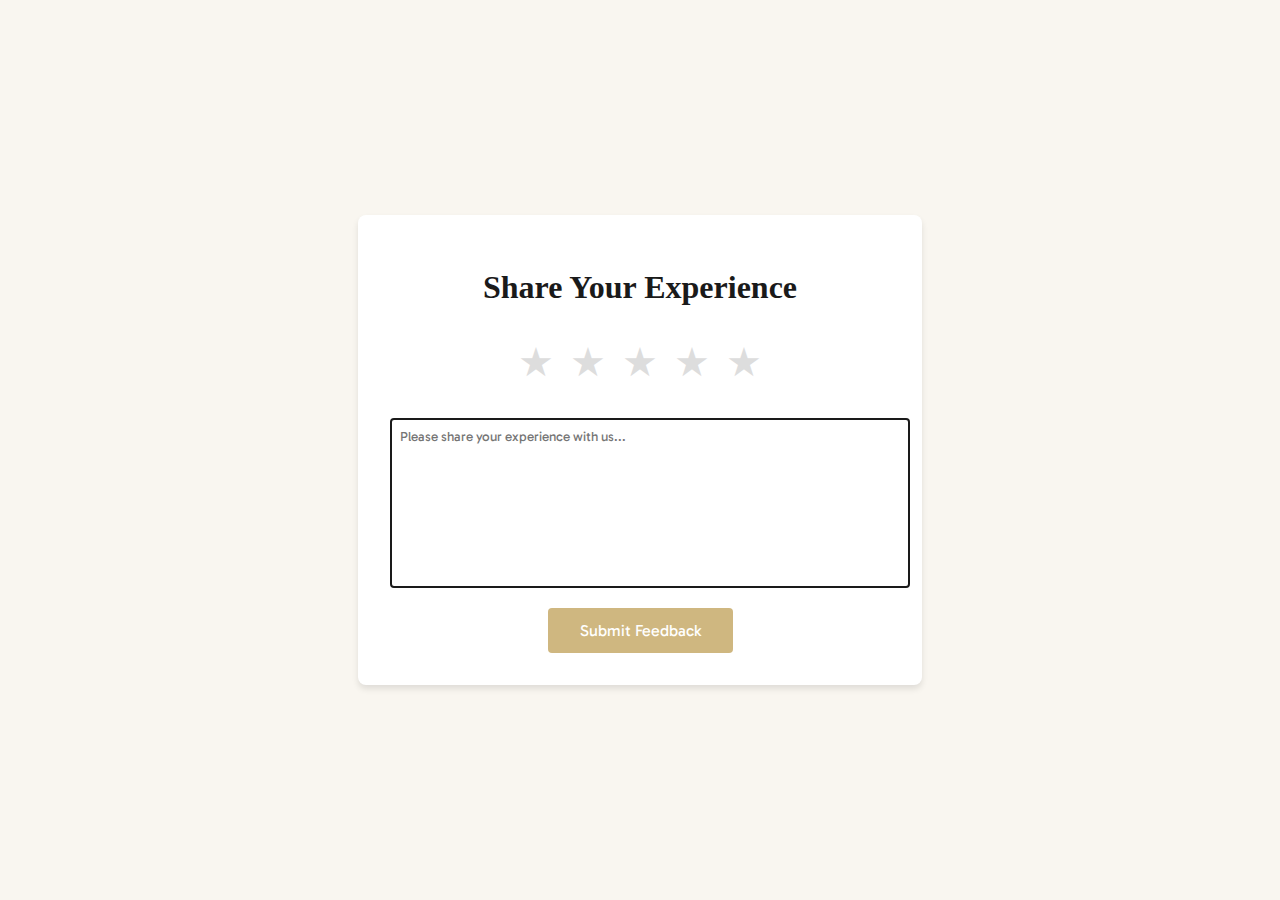
<file: feedback.html>
<!DOCTYPE html>
<html lang="en">
<head>
    <meta charset="UTF-8">
    <meta name="viewport" content="width=device-width, initial-scale=1.0">
    <title>Share Your Experience</title>
    <link href="https://fonts.googleapis.com/css2?family=Gabarito&display=swap" rel="stylesheet">
    <style>
        :root {
            --color-gold: #C4A661;
            --color-dark: #1A1A1A;
            --color-cream: #F9F6F0;
            --color-gray: #4A4A4A;
            --font-primary: 'Gabarito', serif;
            --font-secondary: 'Garamond', serif;
        }
        body {
            font-family: var(--font-primary);
            background-color: var(--color-cream);
            margin: 0;
            min-height: 100vh;
            display: flex;
            flex-direction: column;
            align-items: center;
            justify-content: center;
        }

        .container {
            background-color: white;
            padding: 2rem;
            border-radius: 8px;
            box-shadow: 0 4px 6px rgba(0, 0, 0, 0.1);
            max-width: 500px;
            width: 90%;
            text-align: center;
        }

        h1 {
            color: var(--color-dark);
            margin-bottom: 2rem;
            font-family: var(--font-secondary);
        }

        .stars {
            display: flex;
            justify-content: center;
            gap: 1rem;
            margin-bottom: 2rem;
        }

        .star {
            font-size: 2.5rem;
            cursor: pointer;
            color: #ddd;
            transition: color 0.2s;
        }

        .star.active {
            color: var(--color-gold);
        }

        .feedback-form {
            display: block;
            width:100%;
            margin-top: 2rem;
        }

        textarea {
            width: 100%;
            min-height: 150px;
            border-radius: 4px;
            border: 2px solid var(--color-dark);
            margin-bottom: 1rem;
            font-family: var(--font-primary);
            resize: vertical;
            padding: 0.5rem;
            resize:none;
        }
        textarea:focus {
            outline:none;
            border-color: transparent;
        }
        button {
            background-color: var(--color-gold);
            color: white;
            border: none;
            border-radius: 4px;
            padding: 0.8rem 2rem;
            cursor: pointer;
            font-family: var(--font-primary);
            font-size: 1rem;
            transition: all 0.2s ease;
            opacity: 0.8;
        }

        button:hover {
            opacity: 1;
            transform: translateY(-2px);
        }

        .thank-you {
            display: none;
            color: var(--color-dark);
            margin-top: 2rem;
        }

        .error-message {
            color: #dc3545;
            display: none;
            margin-top: 1rem;
        }

        .loading {
            display: none;
            color: var(--color-gray);
            margin-top: 1rem;
        }
    </style>
</head>
<body>
    <div class="container">
        <h1>Share Your Experience</h1>
        <div class="stars">
            <span class="star" data-value="1">★</span>
            <span class="star" data-value="2">★</span>
            <span class="star" data-value="3">★</span>
            <span class="star" data-value="4">★</span>
            <span class="star" data-value="5">★</span>
        </div>
        
        <div class="feedback-form">
            <textarea placeholder="Please share your experience with us..." required></textarea>
            <button class="submit-button" type="submit">Submit Feedback</button>
        </div>
        
        <div class="loading">Sending your feedback...</div>
        <div class="error-message">There was an error sending your feedback. Please try again.</div>
        <div class="thank-you">Thank you for your feedback! We appreciate your time.</div>
    </div>

    <script>
        // Configuration
        const GOOGLE_REVIEW_URL = 'https://www.google.com/maps/place/University+Parks/@51.7617657,-1.2583691,17z/data=!4m18!1m9!3m8!1s0x4876c4021439b873:0x6ea8b06419511b5b!2sUniversity+Parks!8m2!3d51.7617625!4d-1.2534982!9m1!1b1!16zL20vMDNsNWYw!3m7!1s0x4876c4021439b873:0x6ea8b06419511b5b!8m2!3d51.7617625!4d-1.2534982!9m1!1b1!16zL20vMDNsNWYw!5m1!1e4?entry=ttu&g_ep=EgoyMDI0MTIxMS4wIKXMDSoASAFQAw%3D%3D';
        const FEEDBACK_HANDLER_URL = 'feedback-handler.php'; // Path to your PHP handler

        // Star rating functionality
        const stars = document.querySelectorAll('.star');
        const feedbackForm = document.querySelector('.feedback-form');
        let currentRating = 0;

        stars.forEach(star => {
            star.addEventListener('mouseover', function() {
                const rating = this.dataset.value;
                highlightStars(rating);
            });

            star.addEventListener('mouseout', function() {
                highlightStars(currentRating);
            });

            star.addEventListener('click', function() {
                const rating = this.dataset.value;
                currentRating = rating;
                highlightStars(rating);
                
                if (rating > 4) {
                    // Redirect to Google Review
                    window.location.href = GOOGLE_REVIEW_URL;
                } else {
                    // Show feedback form
                    feedbackForm.style.display = 'block';
                }
            });
        });

        function highlightStars(rating) {
            stars.forEach(star => {
                star.classList.toggle('active', star.dataset.value <= rating);
            });
        }


        // Updated feedback submission handler
        const submitButton = document.querySelector('.submit-button')
        submitButton.addEventListener('click', async function() {
            const feedback = document.querySelector('textarea').value;
            if (!feedback.trim()) {
                alert('Please enter your feedback before submitting.');
                return;
            }

            const loadingMessage = document.querySelector('.loading');
            const errorMessage = document.querySelector('.error-message');
            
            // Show loading message
            loadingMessage.style.display = 'block';
            errorMessage.style.display = 'none';
            submitButton.disabled = true;

            try {
                const response = await fetch(FEEDBACK_HANDLER_URL, {
                    method: 'POST',
                    headers: {
                        'Content-Type': 'application/json',
                    },
                    body: JSON.stringify({
                        rating: currentRating,
                        feedback: feedback
                    })
                });

                const result = await response.json();

                if (result.success) {
                    // Show thank you message
                    feedbackForm.style.display = 'none';
                    loadingMessage.style.display = 'none';
                    thankYouMessage.style.display = 'block';
                } else {
                    throw new Error('Feedback submission failed');
                }
            } catch (error) {
                console.error('Error:', error);
                errorMessage.style.display = 'block';
                loadingMessage.style.display = 'none';
                submitButton.disabled = false;
            }
        });
    </script>
</body>
</html>
</file>
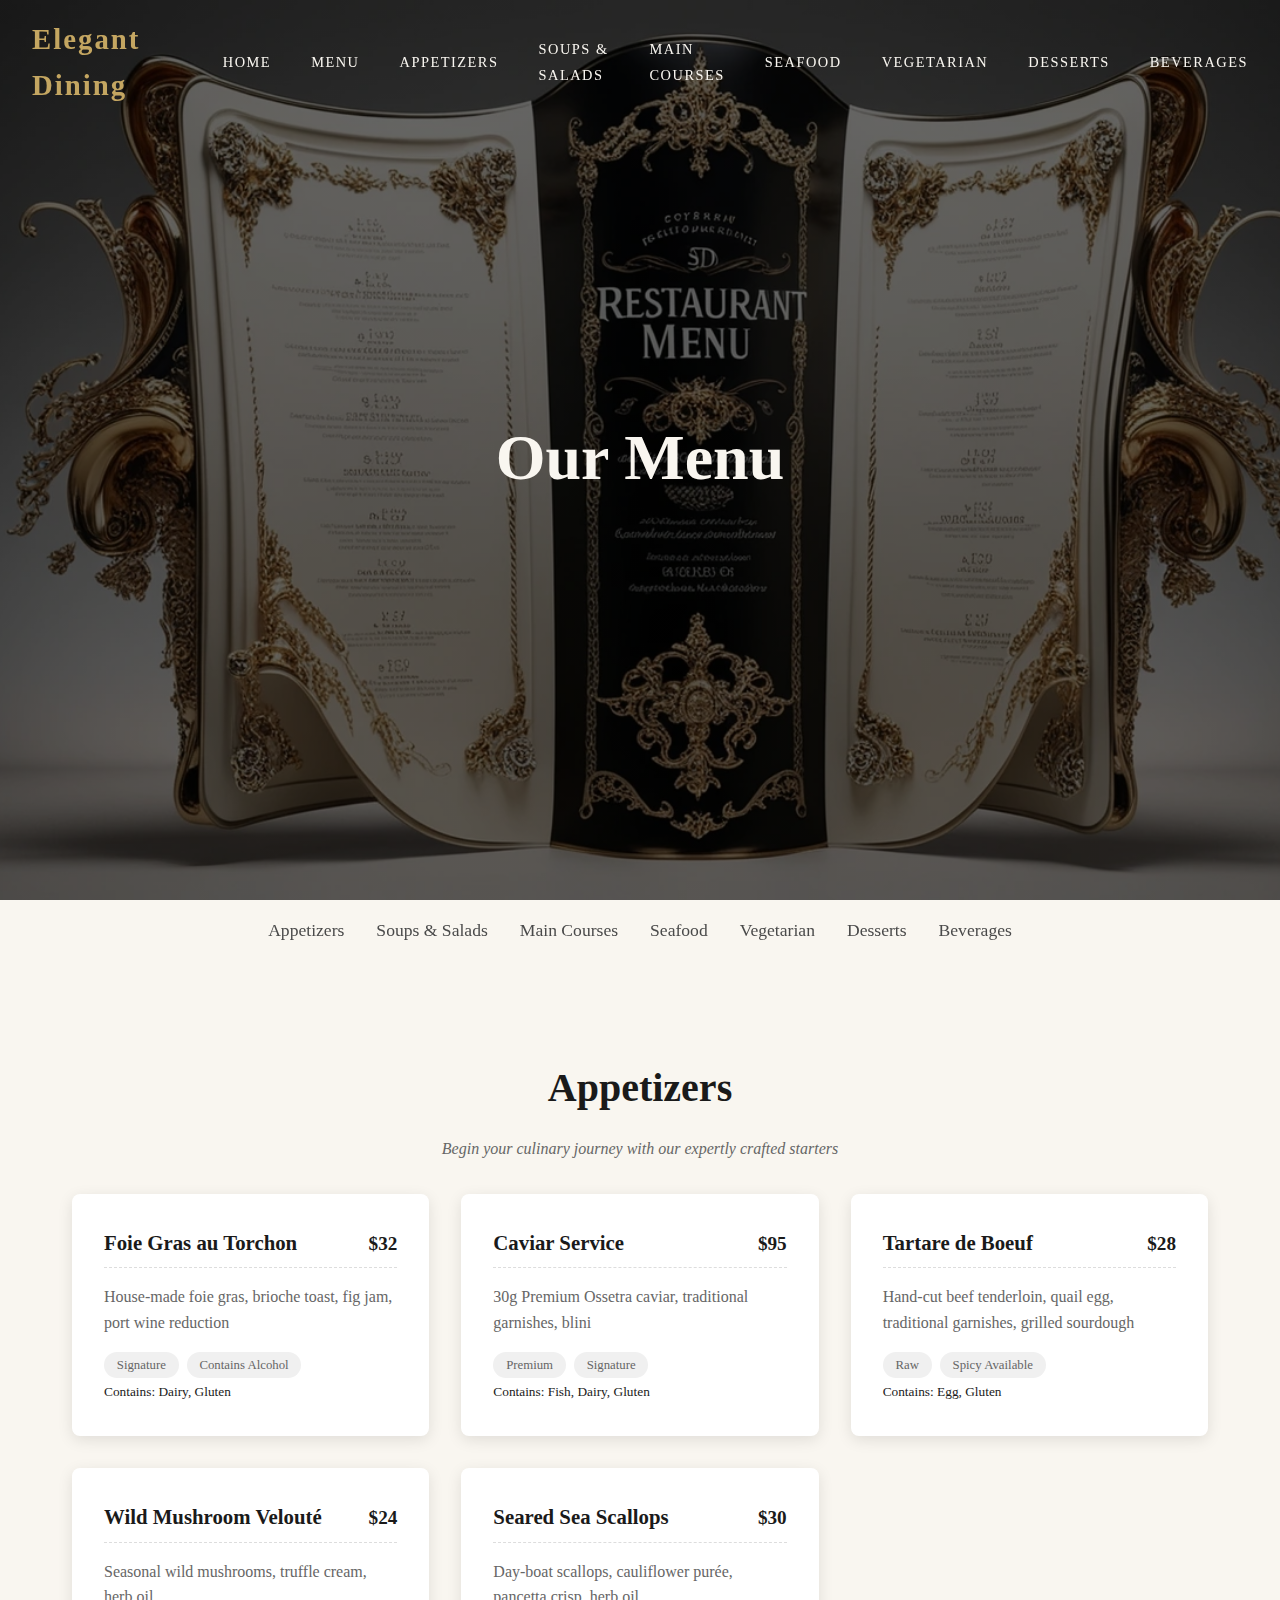
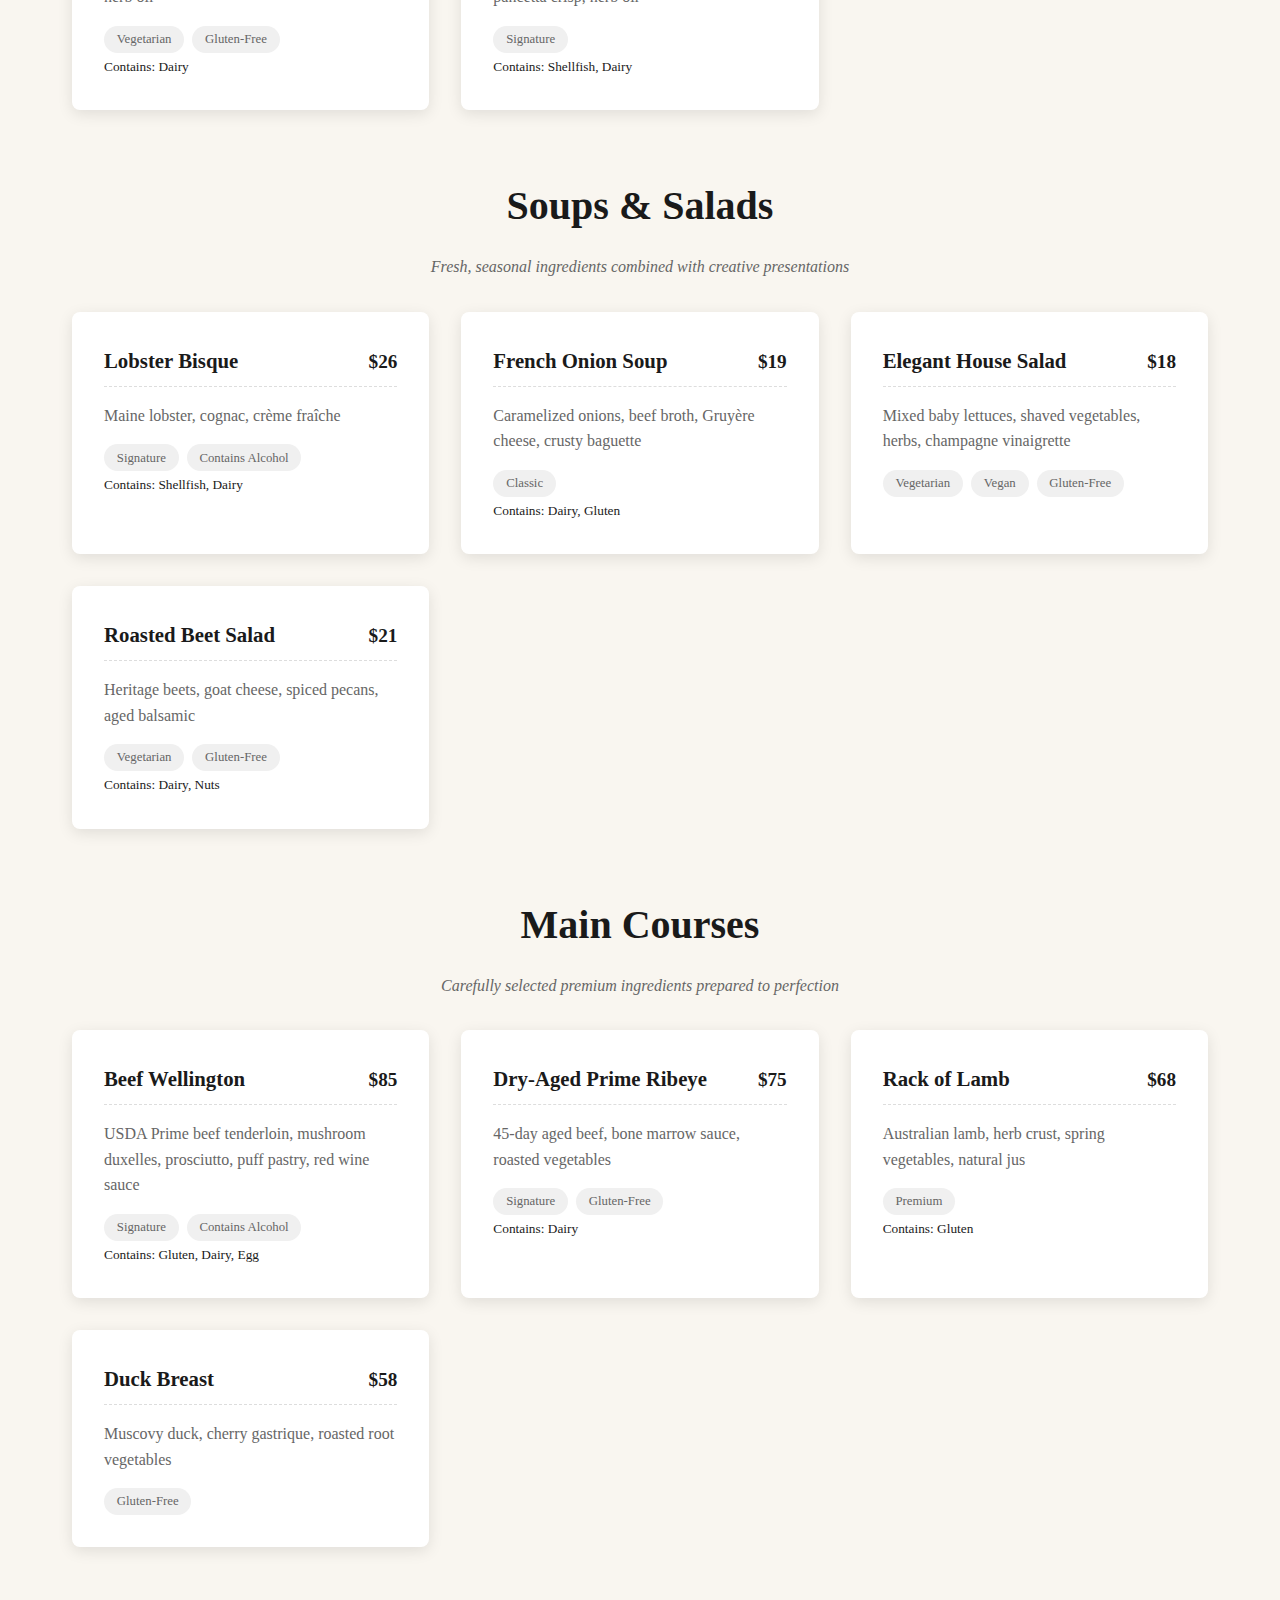
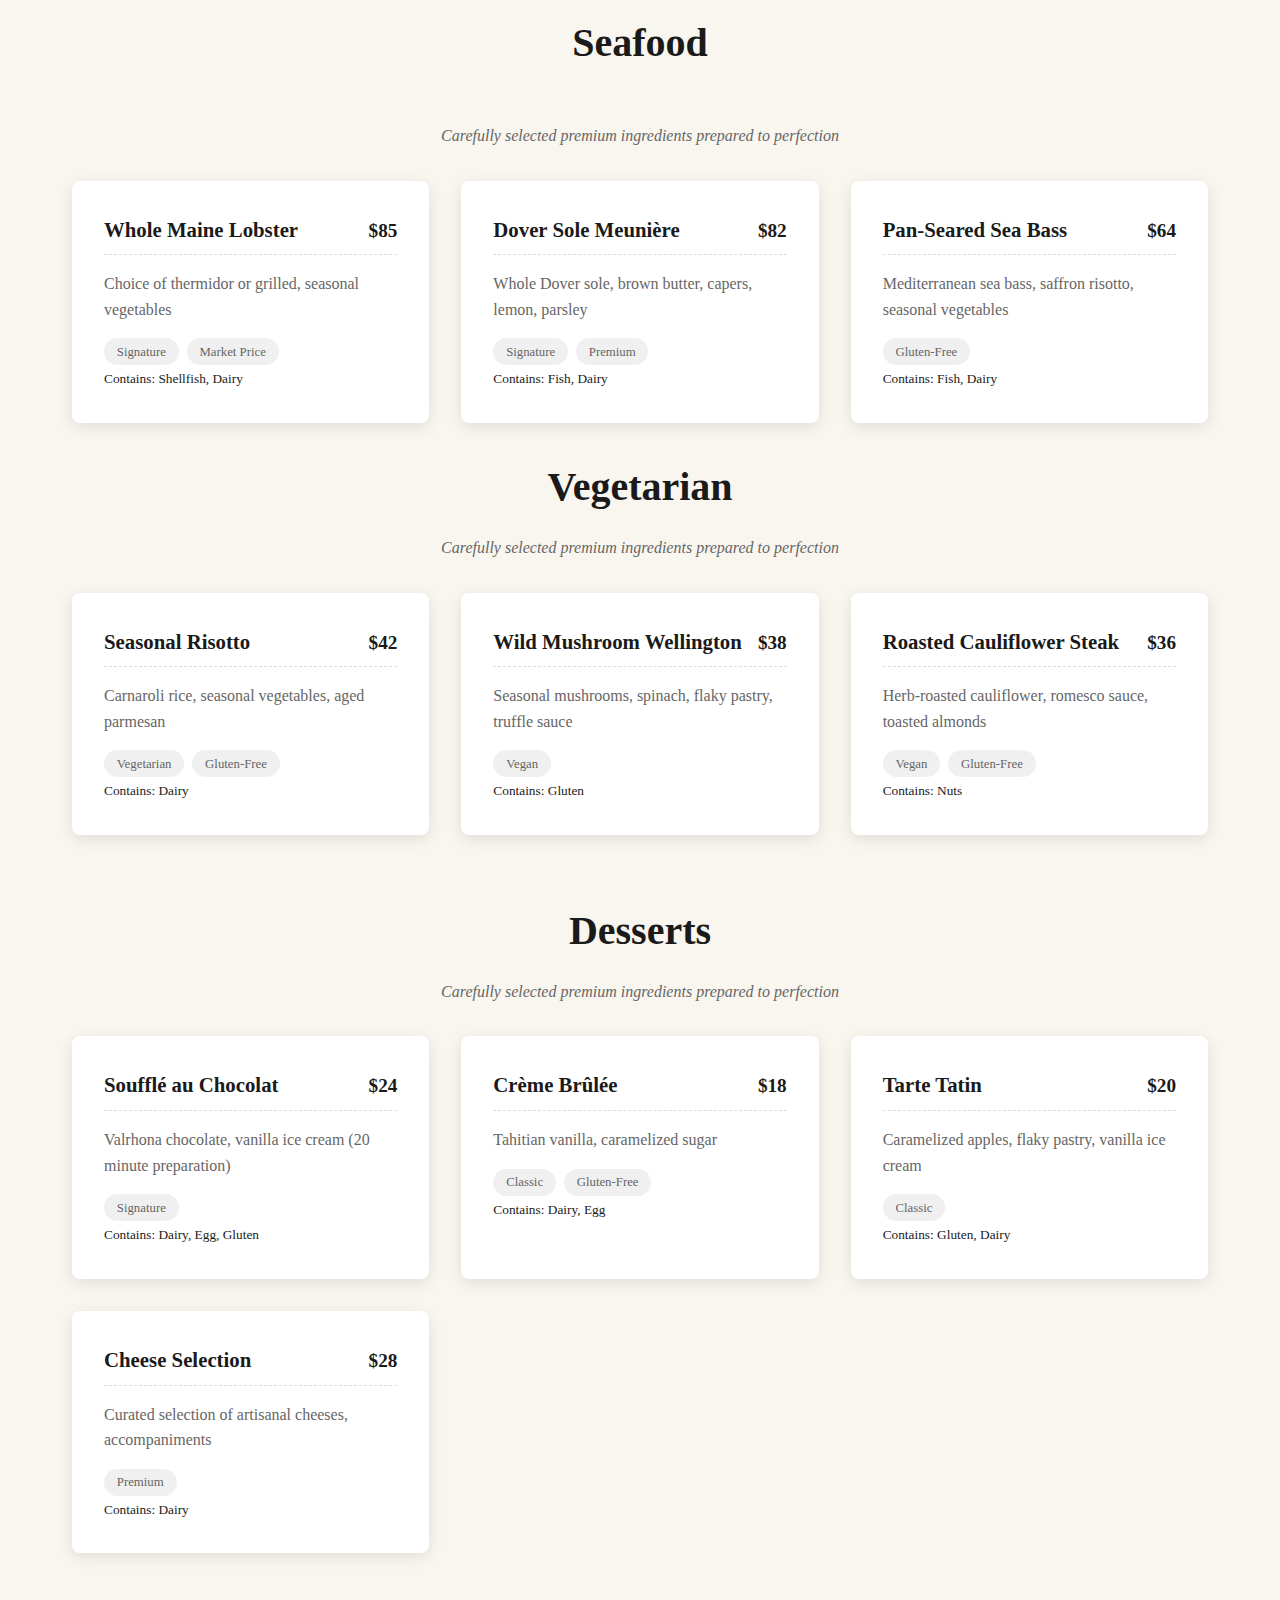
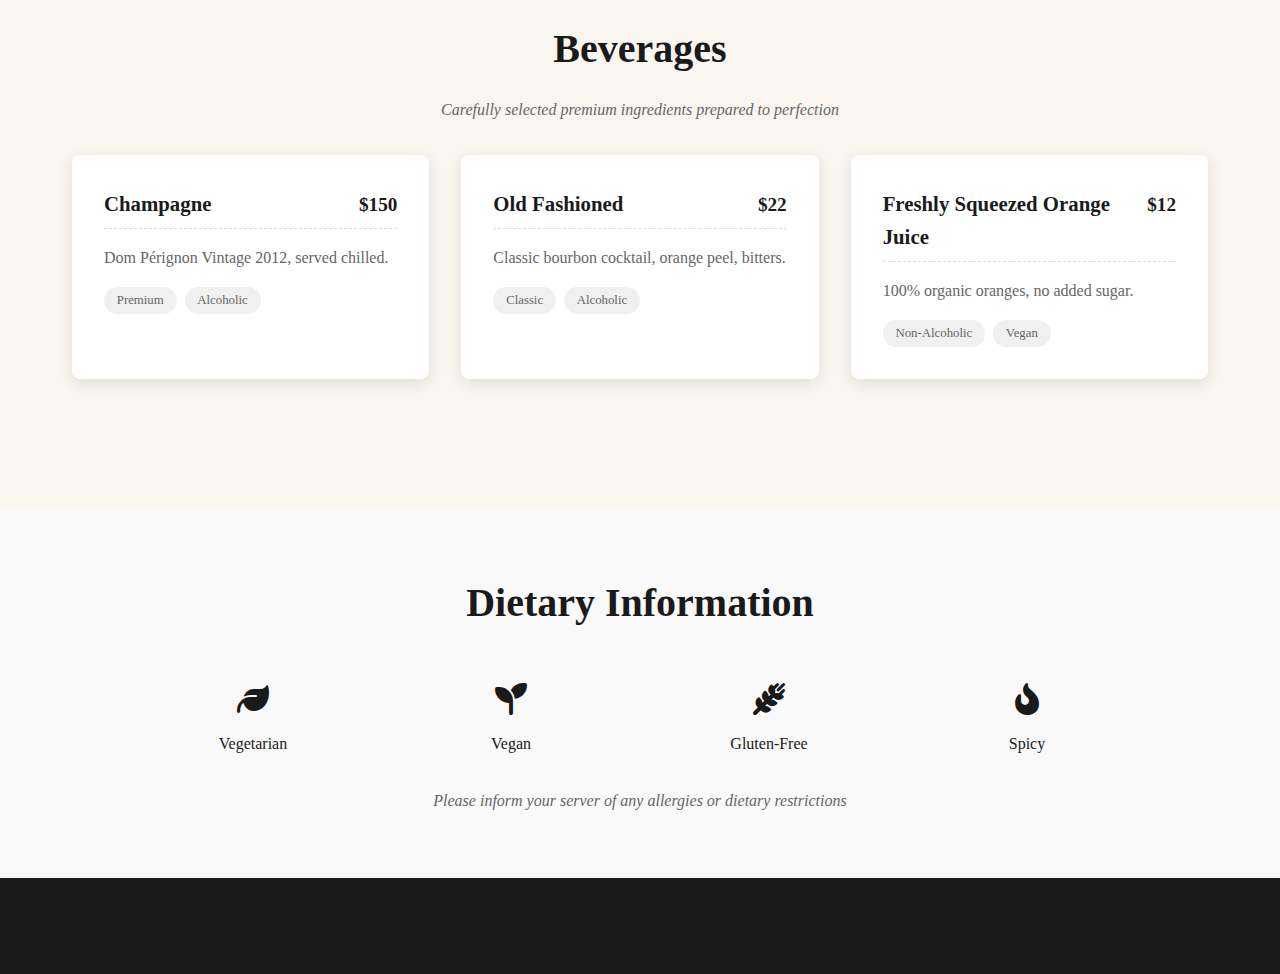
<file: menu.html>
<!DOCTYPE html>
<html lang="en">
<head>
    <meta charset="UTF-8">
    <meta name="viewport" content="width=device-width, initial-scale=1.0">
    <title>Menu | Elegant Dining</title>
    <link rel="stylesheet" type="text/css" href="../static/css/style.css">
    <link rel="stylesheet" type="text/css" href="../static/css/animations.css">
    <link rel="stylesheet" type="text/css" href="../static/css/menu.css">
    <link href="https://cdn.jsdelivr.net/npm/@fortawesome/fontawesome-free@6.4.0/css/all.min.css" rel="stylesheet">

    <!-- <link rel="stylesheet" href="https://cdnjs.cloudflare.com/ajax/libs/font-awesome/6.0.0/css/all.min.css"> -->


</head>
<body>
    <!-- Navigation -->
    <nav class="main-nav">
        <div class="nav-brand">
            <a href="../index.html">Elegant Dining</a>
        </div>
        <button class="mobile-menu-btn">
            <span></span>
            <span></span>
            <span></span>
        </button>
        <div class="navigation">
            <ul class="nav-links">
                <li><a href="../index.html">Home</a></li>
                <li><a href="#" class="active">Menu</a></li>
                <!-- <li><a href="../reservations.html">Reservations</a></li>
                <li><a href="../about.html">About</a></li>
                <li><a href="../contact.html">Contact</a></li> -->
                <li><a href="#appetizers">Appetizers</a></li>
                <li><a href="#soups_salads">Soups & Salads</a></li>
                <li><a href="#main_courses">Main Courses</a></li>
                <li><a href="#seafood">Seafood</a></li>
                <li><a href="#vegetarian">Vegetarian</a></li>
                <li><a href="#desserts">Desserts</a></li>
                <li><a href="#beverages">Beverages</a></li>
            </ul>
        </div>
    </nav>
    <!-- Menu Header -->
    <header class="hero">
        <header class="menu-header">
            <div class="menu-header-content">
                <h1>Our Menu</h1>
                <p>A culinary journey through flavors and traditions</p>
            </div>
        </header>
    </header>
    <!-- Menu Navigation -->
    <div class="menu-navigation">
        <ul>
            <li><a href="#appetizers">Appetizers</a></li>
            <li><a href="#soups_salads">Soups & Salads</a></li>
            <li><a href="#main_courses">Main Courses</a></li>
            <li><a href="#seafood">Seafood</a></li>
            <li><a href="#vegetarian">Vegetarian</a></li>
            <li><a href="#desserts">Desserts</a></li>
            <li><a href="#beverages">Beverages</a></li>
        </ul>
    </div>

    <!-- Menu Sections -->
    <div class="menu-container">
        <!-- Appetizers Section -->
        <section id="appetizers" class="menu-section">
            <h2>Appetizers</h2>
            <p class="section-description">Begin your culinary journey with our expertly crafted starters</p>
            
            <div class="menu-items">
                <div class="menu-item" data-animation="fade-in">
                    <div class="item-header">
                        <h3>Foie Gras au Torchon</h3>
                        <span class="price">$32</span>
                    </div>
                    <p class="description">House-made foie gras, brioche toast, fig jam, port wine reduction</p>
                    <div class="tags">
                        <span class="tag">Signature</span>
                        <span class="tag">Contains Alcohol</span>
                    </div>
                </div>

                <!-- More appetizers... -->
            </div>
        </section>

        <!-- Soups & Salads Section -->
        <section id="soups_salads" class="menu-section">
            <h2>Soups & Salads</h2>
            <p class="section-description">Fresh, seasonal ingredients combined with creative presentations</p>
            
            <div class="menu-items">
                <!-- Menu items... -->
            </div>
        </section>

        <!-- Main Courses Section -->
        <section id="main_courses" class="menu-section">
            <h2>Main Courses</h2>
            <p class="section-description">Carefully selected premium ingredients prepared to perfection</p>
            
            <div class="menu-items">
                <!-- Menu items... -->
            </div>
        </section>
        <section id="seafood">
            <h2>Seafood</h2>
            <p class="section-description">Carefully selected premium ingredients prepared to perfection</p>
            
            <div class="menu-items">
                <!-- Menu items... -->
            </div>
         </section>
         <section id="vegetarian" class="menu-section">
            <h2>Vegetarian</h2>
            <p class="section-description">Carefully selected premium ingredients prepared to perfection</p>
            
            <div class="menu-items">
                <!-- Menu items... -->
            </div>
         </section>
         <section id="desserts"class="menu-section">
            <h2>Desserts</h2>
            <p class="section-description">Carefully selected premium ingredients prepared to perfection</p>
            
            <div class="menu-items">
                <!-- Menu items... -->
            </div>
         </section>
         <section id="beverages"class="menu-section">
            <h2>Beverages</h2>
            <p class="section-description">Carefully selected premium ingredients prepared to perfection</p>
            
            <div class="menu-items">
                <!-- Menu items... -->
            </div>
         </section>
        <!-- More sections... -->
    </div>

    <!-- Dietary Information -->
    <section class="dietary-info">
        <h2>Dietary Information</h2>
        <div class="dietary-grid">
            <div class="dietary-item">
                <i class="fas fa-leaf"></i>
                <span>Vegetarian</span>
            </div>
            <div class="dietary-item">
                <i class="fas fa-seedling"></i>
                <span>Vegan</span>
            </div>
            <div class="dietary-item">
                <i class="fas fa-wheat-awn"></i> <!-- For Font Awesome -->
                <span>Gluten-Free</span>
            </div>
            <div class="dietary-item">
                <i class="fas fa-fire-flame-curved"></i>
                <span>Spicy</span>
            </div>
        </div>
        <p class="dietary-note">Please inform your server of any allergies or dietary restrictions</p>
    </section>

    <!-- Footer -->
    <footer class="main-footer">
        <!-- Footer content... -->
    </footer>

    <!-- Scripts -->
    <script src="../static/js/main.js"></script>
    <script src="../static/js/animations.js"></script>
    <script type="module" src="../static/js/menu.js"></script>
</body>
</html>
</file>
<file: static/css/style.css>
/* Main Variables */
:root {
    --color-gold: #C4A661;
    --color-dark: #1A1A1A;
    --color-cream: #F9F6F0;
    --color-gray: #4A4A4A;
    --font-primary: 'Gabarito', serif;
    --font-secondary: 'Garamond', serif;
  }
::selection {
  background-color: var(--color-gold);
  color:var(--color-dark);
}
body {
font-family: var(--font-primary);
line-height: 1.6;
color: var(--color-dark);
background-color: var(--color-cream);
width:100%;
}
body.no-scroll {
  overflow: hidden;
}


.main-nav {
  /* backdrop-filter: blur(15px); */
  color:var(--color-cream);
  background-color: transparent;
  padding: 1.5rem 2rem;
  position: fixed;
  width: 100%;
  z-index: 1000;
  transition: all 0.3s ease;
  display: flex;
  justify-content: space-between;
  align-items: center;
  box-sizing: border-box;
}

.main-nav.scrolled {
  background-color: var(--color-dark);
  box-shadow: 0 2px 10px rgba(0, 0, 0, 0.1);
  padding: 1rem 2rem;
  color:var(--color-dark);
  /* border: 2px solid red; */
}

.nav-brand {
  z-index: 1001;
  transition: transform 0.6s ease;

}

.nav-brand a {
  color: var(--color-gold);
  font-size: 1.8rem;
  font-family: var(--font-secondary);
  text-decoration: none;
  letter-spacing: 2px;
  font-weight: bold;
  transition: transform 0.3s ease;
}

.nav-brand:hover {
  transform: scale(1.05);
}

.nav-links {
  display: flex;
  gap: 2.5rem;
  list-style-type: none;
  align-items: center;
  margin: 0;
  padding: 0;
}

.nav-links a {
  color: var(--color-cream);
  text-decoration: none;
  font-size: 0.9rem;
  text-transform: uppercase;
  letter-spacing: 1.5px;
  font-weight: 500;
  transition: all 0.3s ease;
  position: relative;
  padding: 0.5rem 0;
}

.nav-links a:hover {
  color: var(--color-gold);
}

.nav-links a::after {
  content: '';
  position: absolute;
  width: 0;
  height: 2px;
  bottom: 0;
  left: 50%;
  background-color: var(--color-gold);
  transition: all 0.3s ease;
  transform: translateX(-50%);
}

.nav-links a:hover::after {
  width: 100%;
}

/* Mobile Menu Button */
.mobile-menu-btn {
  display: none;
  background: none;
  border: none;
  cursor: pointer;
  padding: 0;
  width: 30px;
  height: 24px;
  position: relative;
  z-index: 1001;
}

.mobile-menu-btn span {
  display: block;
  width: 100%;
  height: 2px;
  background-color: var(--color-gold);
  position: absolute;
  transition: all 0.3s ease;
}

.mobile-menu-btn span:first-child {
  top: 0;
}

.mobile-menu-btn span:nth-child(2) {
  top: 50%;
  transform: translateY(-50%);
}

.mobile-menu-btn span:last-child {
  bottom: 0;
}

/* Mobile Menu Button Active State */
.mobile-menu-btn.active span:first-child {
  transform: translateY(11px) rotate(45deg);
}

.mobile-menu-btn.active span:nth-child(2) {
  opacity: 0;
}

.mobile-menu-btn.active span:last-child {
  transform: translateY(-11px) rotate(-45deg);
}
/* Hero Section */
.hero {
height: 100vh;
background-image: linear-gradient(rgba(0, 0, 0, 0.5), rgba(0, 0, 0, 0.5)),
                  url('../images/hero-bg.webp');
background-size: cover;
background-position: center;
display: flex;
align-items: center;
justify-content: center;
text-align: center;
color: var(--color-cream);
}

.hero-content h1 {
font-size: 4rem;
font-family: var(--font-secondary);
margin-bottom: 1rem;
animation: fadeInUp 1s ease;
}

.hero-content p {
font-size: 1.5rem;
margin-bottom: 2rem;
animation: fadeInUp 1.2s ease;
}

/* Buttons */
.cta-button {
background-color: var(--color-gold);
color: var(--color-dark);
padding: 1rem 2rem;
border: none;
border-radius: 0;
text-transform: uppercase;
letter-spacing: 2px;
transition: all 0.3s ease;
text-decoration: none;
display: inline-block;
}
/* Featured Section */
.featured {
padding: 6rem 2rem;
background-color: var(--color-cream);
}

.featured h2 {
text-align: center;
font-family: var(--font-secondary);
font-size: 2.5rem;
margin-bottom: 3rem;
color: var(--color-dark);
}

.featured-dishes {
display: grid;
grid-template-columns: repeat(auto-fit, minmax(300px, 1fr));
gap: 2rem;
padding: 0 2rem;
}
.price {
  font-size: 1rem;
}

.dish-card {
background-color: white;
padding: 1rem;
box-shadow: 0 4px 20px rgba(0, 0, 0, 0.05);
transition: transform 0.3s ease;
}

.dish-card:hover {
transform: translateY(-5px);
}

/* Reservation Form */
.reservation {
background-color: var(--color-dark);
color: var(--color-cream);
padding: 6rem 2rem;

}

.reservation-form {
max-width: 600px;
margin: 0 auto;
}

.form-group {
margin-bottom: 1.5rem;
}

select option {
  outline:none;
  background-color: var(--color-dark);
  color: var(--color-cream);
  padding: 1rem;
}

option:hover {
background-color: var(--color-gold);

}
select {
width: 100%;
padding: 1rem;
/* Remove default select styling */
appearance: none;
-webkit-appearance: none;
-moz-appearance: none;

/* Add custom styling */
background-color: var(--color-dark);
color: var(--color-cream);
border: 1px solid var(--color-dark);
border-radius: 4px;
cursor: pointer;

/* Make room for custom arrow */
padding-right: 2.5rem;

/* Ensure text doesn't overflow */
text-overflow: ellipsis;

/* Smooth transitions for hover/focus states */
transition: border-color 0.3s ease, box-shadow 0.3s ease;
border: none;
background-image: 
linear-gradient(45deg, transparent 50%, var(--color-gold) 50%),
linear-gradient(135deg, var(--color-gold) 50%, transparent 50%);
background-position:
calc(100% - 20px) calc(1em + 2px),
calc(100% - 15px) calc(1em + 2px);
background-size:
5px 5px,
5px 5px;
background-repeat: no-repeat;
outline:none;
}
select:focus {
  outline: none;
  border-color: var(--color-gold);
  box-shadow: 0 0 8px rgba(196, 166, 97, 0.3);
}
select:hover {
  border-color: var(--color-gold);
  box-shadow: 0 0 5px rgba(196, 166, 97, 0.2);
}

#white {
color: var(--color-dark);
}

.form-group input,
.form-group select,
.form-group textarea {
width: 100%;
padding: 1rem;
border: 1px solid var(--color-gold);
background-color: transparent;
color: var(--color-cream);
font-family: var(--font-secondary);;
font-size: 1rem;

}
input:focus,
select:focus,
textarea:focus {
outline:none;
border: 1px solid var(--color-gold);

} 
textarea {
resize: none;
}
.button {
display:flex;
justify-content: center;
;
}
.submit-btn {
padding: 0.8rem 1.6rem;
background-color: var(--color-dark);
border: 2px solid var(--color-gold);
color: var(--color-gold);
font-size: 1rem;
transition: 0.3s all ease;
font-weight: bold;
}
.submit-btn:hover {
color: var(--color-dark);
background-color: var(--color-gold);
cursor: pointer;
transform: translateY(-2px);


}
/* Footer */
.main-footer {
background-color: var(--color-dark);
color: var(--color-cream);
padding: 4rem 2rem 2rem;
}

.footer-content {
display: grid;
grid-template-columns: repeat(auto-fit, minmax(250px, 1fr));
gap: 2rem;
}

.social-links a {
color: var(--color-gold);
font-size: 1.5rem;
margin-right: 1rem;
transition: color 0.3s ease;
font-size: 16px;
text-decoration: none;
}

.social-links a:hover {
color: var(--color-cream);
}
/* About Section */
.about {
padding: 8rem 2rem;
background-color: var(--color-dark);
color: var(--color-cream);
font-size: 1.2rem;
}

.about-content {
max-width: 1200px;
margin: 0 auto;
text-align: center;
}

.stats {
display: grid;
grid-template-columns: repeat(auto-fit, minmax(200px, 1fr));
gap: 2rem;
margin-top: 4rem;
}

.stat-item {
padding: 2rem;
border: 1px solid var(--color-gold);
}

.stat-item .number {
font-size: 3rem;
color: var(--color-gold);
font-family: var(--font-secondary);
display: block;
}

/* Chef's Special Section */
.chefs-special {
padding: 6rem 2rem;
background-color: var(--color-cream);
}

.specials-container {
display: grid;
grid-template-columns: repeat(auto-fit, minmax(300px, 1fr));
gap: 2rem;
max-width: 1200px;
margin: 0 auto;
}

.special-card {
position: relative;
overflow: hidden;
background-color: white;
box-shadow: 0 4px 20px rgba(0, 0, 0, 0.1);
}

.special-card img {
width: 100%;
height: 300px;
object-fit: cover;
transition: transform 0.3s ease;
}

.special-card:hover img {
transform: scale(1.05);
}

/* Events Section */
.events {
padding: 6rem 2rem;
background-color: var(--color-dark);
color: var(--color-cream);
}

.events-container {
display: grid;
grid-template-columns: repeat(auto-fit, minmax(300px, 1fr));
gap: 2rem;
max-width: 1200px;
margin: 0 auto;
}

.event-card {
padding: 2rem;
border: 1px solid var(--color-gold);
transition: transform 0.3s ease;
}

.event-card:hover {
transform: translateY(-5px);
background-color: rgba(196, 166, 97, 0.1);
}

/* Reviews Section */
.reviews {
padding: 6rem 2rem;
background-color: var(--color-cream);
display: flex;
flex-direction: column;
align-items: center;
justify-content: space-between;
gap: 20px;
}
a.feedback-link {
  position:relative;
  text-decoration: none;
  color: var(--color-dark);
  transition: color 1s ease-in-out;
}
a.feedback-link:hover {
  color: var(--color-gold);
  /* text-decoration: underline; */
}
a.feedback-link::after {
  background-color: var(--color-gold);
  content: '';
  transform: scaleX(0);
  left:0;
  width:100%;
  bottom:0;
  position:absolute;
  transform-origin:bottom right ;
  height:2px;
  transition: transform 0.3s ease-in-out;
}
a.feedback-link:hover::after{
  transform: scaleX(1);
  transform-origin:bottom left;
}
.reviews-container {
display: grid;
grid-template-columns: repeat(auto-fit, minmax(300px, 1fr));
gap: 2rem;
max-width: 1200px;
margin: 0 auto;
}

.review-card {
padding: 2rem;
background-color: white;
box-shadow: 0 4px 20px rgba(0, 0, 0, 0.05);
text-align: center;
}

.rating {
color: var(--color-gold);
margin: 1rem 0;
}

/* Gallery Section */
.gallery {
padding: 6rem 2rem;
background-color: var(--color-dark);
color: var(--color-cream);
}

.gallery-container {
display: grid;
grid-template-columns: repeat(auto-fit, minmax(250px, 1fr));
gap: 1rem;
max-width: 1200px;
margin: 0 auto;
}

.gallery-container img {
width: 100%;
height: 250px;
object-fit: cover;
transition: opacity 0.3s ease;
}

.gallery-container img:hover {
opacity: 0.8;
}

/* Team Section */
.team {
padding: 6rem 2rem;
background-color: var(--color-cream);
}

.team-container {
display: grid;
grid-template-columns: repeat(auto-fit, minmax(250px, 1fr));
gap: 2rem;
max-width: 1200px;
margin: 0 auto;
}

.team-card {
text-align: center;
padding: 2rem;
background-color: white;
box-shadow: 0 4px 20px rgba(0, 0, 0, 0.05);
}

.team-card img {
width: 200px;
height: 200px;
border-radius: 50%;
object-fit: cover;
margin-bottom: 1rem;
}

/* FAQ Section */
.faqs {
padding: 6rem 2rem;
background-color: var(--color-dark);
color: var(--color-cream);
}

.faq-container {
max-width: 800px;
margin: 0 auto;
}

.faq-item {
margin-bottom: 2rem;
padding: 2rem;
border: 1px solid var(--color-gold);
transition: background-color 0.3s ease;
}

.faq-item:hover {
background-color: rgba(196, 166, 97, 0.1);
}

/* Contact Section */
.contact {
padding: 6rem 2rem;
background-color: var(--color-cream);
}

.contact-info {
display: grid;
grid-template-columns: repeat(auto-fit, minmax(250px, 1fr));
gap: 2rem;
max-width: 1200px;
margin: 0 auto;
text-align: center;
}

.info-item {
padding: 2rem;
background-color: white;
box-shadow: 0 4px 20px rgba(0, 0, 0, 0.05);
}

.info-item i {
font-size: 2rem;
color: var(--color-gold);
margin-bottom: 1rem;
}

/* Map Section */
.map {
width: 100%;
height: 450px;
border: none;
}

.map iframe {
width: 100%;
height: 100%;
border: none;
}

/* Newsletter Form */
.newsletter-form {
display: flex;
gap: 1rem;
margin-top: 1rem;
}

.newsletter-form input {
flex: 1;
padding: 0.5rem 1rem;
border: 1px solid var(--color-gold);
background-color: transparent;
color: var(--color-cream);
}

.newsletter-form button {
padding: 0.5rem 1rem;
background-color: var(--color-gold);
color: var(--color-dark);
border: none;
cursor: pointer;
transition: all 0.3s ease;
}

.newsletter-form button:hover {
background-color: var(--color-cream);
color: var(--color-dark);
}

/* Common Section Headers */
section h2 {
text-align: center;
font-family: var(--font-secondary);
font-size: 2.5rem;
margin-bottom: 3rem;
color: inherit;
}

/* Feedback Form */
.feedback {
padding: 6rem 2rem;
background-color: var(--color-cream);
}

.feedback form {
max-width: 600px;
margin: 0 auto;
}

.feedback textarea {
width: 100%;
padding: 1rem;
border: 1px solid var(--color-gold);
background-color: white;
margin-bottom: 1rem;
min-height: 150px;
}
/* Add these fixes at the beginning of your CSS file, before other styles */
/* Reset and Box Sizing */
* {
margin: 0;
padding: 0;
box-sizing: border-box;
}

html, body {
width: 100%;
max-width: 100vw;
overflow-x: hidden;
margin: 0;
padding: 0;
}

/* Fix container widths */
.main-nav,
.hero,
.featured,
.about,
.menu-preview,
.chefs-special,
.reservation,
.events,
.reviews,
.gallery,
.team,
.faqs,
.contact,
.main-footer {
width: 100%;
max-width: 100%;
padding-left: max(2rem, env(safe-area-inset-left));
padding-right: max(2rem, env(safe-area-inset-right));
overflow: hidden; /* Prevent horizontal scroll from children */
}
.menu-preview h2 {
  grid-column: 1 / -1;

}
.menu-preview {
  margin-bottom: 3rem;
  margin-top: 3rem;
}
/* Fix grid containers to respect parent width */
.featured-dishes,
.menu-categories,
.specials-container,
.events-container,
.reviews-container,
.gallery-container,
.team-container {
width: 100%;
max-width: 1200px;
margin: 0 auto;
padding: 0;
display: grid;
grid-template-columns: repeat(auto-fit, minmax(min(300px, 100%), 1fr));
gap: 2rem;
}

/* Ensure images don't cause overflow */
img {
max-width: 100%;
height: auto;
}

/* Fix map container */
.map {
width: 100%;
max-width: 100%;
overflow: hidden;
}

.map iframe {
width: 100%;
max-width: 100%;
border: 0;
}

/* Ensure forms don't overflow */
form {
width: 100%;
max-width: 100%;
}

/* Fix footer content */
.footer-content {
width: 100%;
max-width: 1200px;
margin: 0 auto;
padding: 0;
display: grid;
grid-template-columns: repeat(auto-fit, minmax(min(250px, 100%), 1fr));
gap: 2rem;
}
.quicklinks a {
text-decoration: none;
color: var(--color-cream); 

}
.quicklinks a:hover {
color: var(--color-gold);
}
.quicklinks li {
list-style-type: none;
padding: 0.5rem;

}
.newsletter button{
font-weight: bold;
}
.newsletter button, .newsletter input {
width:auto;
height: 36px;
}

.footer-bottom {
display:block;
bottom: 0px;
background-color: var(--color-dark);
color: var(--color-cream);
font-size: 1rem;
text-align: center;
}
/* Improved focus state for accessibility */
.nav-links a:focus {
outline: 2px solid var(--focus-color);
outline-offset: 2px;
}

/* Enhanced readability for hover state on buttons */
.cta-button:hover {
background: var(--color-gray);
transform: translateY(-2px);
color: var(--secondary-color);
box-shadow: 0 4px 10px rgba(0, 0, 0, 0.2);
}
/* Improved footer link hover effect */
.social-links a:hover {
transform: scale(1.1);
}
/* Rest of your existing styles remain the same */
/* Animations */
@keyframes fadeInUp {
from {
  opacity: 0;
  transform: translateY(20px);
}
to {
  opacity: 1;
  transform: translateY(0);
}
}

/* Responsive Design */
@media (max-width: 768px) {
.nav-links {
  display: none;
}
.reservation-form {
  padding: 2rem;
}
.nav-links.active {
    display: flex;
}

.hero-content h1 {
  font-size: 2.5rem;
}

.featured-dishes {
  grid-template-columns: 1fr;
}
.mobile-menu-btn {
  display: block;
}

.navigation {
  position: fixed;
  color:var(--color-cream);
  top: 0;
  right: -100%;
  width: 100%;
  height: 100vh;
  background-color: var(--color-dark);
  transition: right 0.3s ease;
  display: flex;
  justify-content: center;
  align-items: center;
  z-index: 1000;
}

.navigation.active {
  right: 0;
  z-index: 1000;
}

.nav-links {
  color: var(--color-cream);
  display: none;
  padding: 2rem;
  flex-direction: column;
  gap: 2rem;
  text-align: center;
  z-index: 1002;
}
.navigation.active .nav-links {
  
  /* border: 10px solid red; */
  display: flex;
  flex-direction: column;
  position: absolute;
  top: 100px;
  left: 0;
  right: 0;
  background-color: var(--color-dark);
  /* backdrop-filter: blur(12px); */
  padding: 2rem;
  color: var(--color-cream);
}

.nav-links a {
  font-size: 1.2rem;
  padding: 1rem;
}
@keyframes fadeInRight {
  from {
    opacity: 0;
    transform: translateX(20px);
  }
  to {
    opacity: 1;
    transform: translateX(0);
  }
}
/* Fade in animation for mobile menu items */
.navigation.active .nav-links li {
  animation: fadeInRight 1s ease forwards;
  opacity: 0;
}

.navigation.active .nav-links li:nth-child(1) { animation-delay: 0.2s; }
.navigation.active .nav-links li:nth-child(2) { animation-delay: 0.3s; }
.navigation.active .nav-links li:nth-child(3) { animation-delay: 0.4s; }
.navigation.active .nav-links li:nth-child(4) { animation-delay: 0.5s; }
.navigation.active .nav-links li:nth-child(5) { animation-delay: 0.6s; }
section {
    padding: 4rem 1rem;
  }
  
  .stats {
    grid-template-columns: 1fr;
  }
  
  .newsletter-form {
    flex-direction: column;
  }
  
  .contact-info {
    grid-template-columns: 1fr;
  }
  
  section h2 {
    font-size: 2rem;
  }
  
  
}
@media (max-width: 596px) {
  .footer-content {
    display:flex;
    flex-direction: column;
    align-items: center;
  }
  
}  

.testingfield {
  display: flex;
  height: 200%;
  width: 100%;
}
 @keyframes shake {
        0%, 100% { transform: translateX(0); }
        25% { transform: translateX(-10px); }
        75% { transform: translateX(10px); }
    }

    .shake {
        animation: shake 0.5s ease-in-out;
    }

    @keyframes bounce {
        0%, 100% { transform: scale(1); }
        50% { transform: scale(1.2); }
    }

    .bounce {
        animation: bounce 0.5s ease-in-out;
    }

    .flying-element {
        position: fixed;
        width: 20px;
        height: 20px;
        background: var(--secondary-color);
        border-radius: 50%;
        pointer-events: none;
        transition: all 1s cubic-bezier(0.18, 0.89, 0.32, 1.28);
    }
</file>
<file: static/css/animations.css>
/* Previous styles remain the same until animations section */
/* ... */

/* Animations */
/* Fade Animations */
@keyframes fadeIn {
    from { opacity: 0; }
    to { opacity: 1; }
}

@keyframes fadeInUp {
    from {
        opacity: 0;
        transform: translateY(30px);
    }
    to {
        opacity: 1;
        transform: translateY(0);
    }
}

@keyframes fadeInLeft {
    from {
        opacity: 0;
        transform: translateX(-30px);
    }
    to {
        opacity: 1;
        transform: translateX(0);
    }
}

@keyframes fadeInRight {
    from {
        opacity: 0;
        transform: translateX(30px);
    }
    to {
        opacity: 1;
        transform: translateX(0);
    }
}

/* Scale Animations */
@keyframes scaleIn {
    from { transform: scale(0.9); opacity: 0; }
    to { transform: scale(1); opacity: 1; }
}

@keyframes pulse {
    0% { transform: scale(1); }
    50% { transform: scale(1.05); }
    100% { transform: scale(1); }
}

/* Slide Animations */
@keyframes slideInTop {
    from { transform: translateY(-100%); }
    to { transform: translateY(0); }
}

@keyframes slideInBottom {
    from { transform: translateY(100%); }
    to { transform: translateY(0); }
}

/* Loading Animations */
@keyframes spin {
    from { transform: rotate(0deg); }
    to { transform: rotate(360deg); }
}

@keyframes shimmer {
    0% { background-position: -200% 0; }
    100% { background-position: 200% 0; }
}

/* Animation Classes */
.animate {
    animation-duration: 0.6s;
    animation-fill-mode: both;
    animation-timing-function: cubic-bezier(0.4, 0, 0.2, 1);
}

.fade-in { animation-name: fadeIn; }
.fade-in-up { animation-name: fadeInUp; }
.fade-in-left { animation-name: fadeInLeft; }
.fade-in-right { animation-name: fadeInRight; }
.scale-in { animation-name: scaleIn; }
.pulse { animation-name: pulse; }

/* Delay Classes */
.delay-100 { animation-delay: 100ms; }
.delay-200 { animation-delay: 200ms; }
.delay-300 { animation-delay: 300ms; }
.delay-400 { animation-delay: 400ms; }
.delay-500 { animation-delay: 500ms; }

/* Duration Classes */
.duration-300 { animation-duration: 300ms; }
.duration-500 { animation-duration: 500ms; }
.duration-700 { animation-duration: 700ms; }
.duration-1000 { animation-duration: 1000ms; }

/* Loading States */
.loading {
    position: relative;
    overflow: hidden;
}

.loading::after {
    content: '';
    position: absolute;
    top: 0;
    right: 0;
    bottom: 0;
    left: 0;
    background: linear-gradient(90deg,
        transparent,
        rgba(255, 255, 255, 0.4),
        transparent
    );
    background-size: 200% 100%;
    animation: shimmer 1.5s infinite;
}

.spinner {
    animation: spin 1s linear infinite;
}

/* Hover Effects */
.hover-lift {
    transition: transform 0.3s ease;
}

.hover-lift:hover {
    transform: translateY(-5px);
}

.hover-scale {
    transition: transform 0.3s ease;
}

.hover-scale:hover {
    transform: scale(1.05);
}

/* Scroll Animations */
[data-scroll] {
    opacity: 0;
    transition: all 0.6s;
}

[data-scroll="in"] {
    opacity: 1;
    transform: translateY(0);
}

[data-scroll="out"] {
    opacity: 0;
    transform: translateY(20px);
}

/* Applying animations to existing elements */
.hero-content h1 {
    animation: fadeInUp 1s ease;
}

.hero-content p {
    animation: fadeInUp 1.2s ease;
}

.nav-brand {
    animation: fadeIn 1s ease;
}

.nav-links li {
    animation: fadeInTop 0.5s ease;
    animation-fill-mode: both;
}

.nav-links li:nth-child(1) { animation-delay: 100ms; }
.nav-links li:nth-child(2) { animation-delay: 200ms; }
.nav-links li:nth-child(3) { animation-delay: 300ms; }
.nav-links li:nth-child(4) { animation-delay: 400ms; }
.nav-links li:nth-child(5) { animation-delay: 500ms; }

.dish-card {
    animation: fadeInUp 0.6s ease;
    animation-fill-mode: both;
}

.stats .stat-item {
    animation: scaleIn 0.6s ease;
    animation-fill-mode: both;
}

.special-card {
    animation: fadeInRight 0.6s ease;
    animation-fill-mode: both;
}

.event-card {
    animation: fadeInLeft 0.6s ease;
    animation-fill-mode: both;
}

.review-card {
    animation: fadeInUp 0.6s ease;
    animation-fill-mode: both;
}

.team-card {
    animation: scaleIn 0.6s ease;
    animation-fill-mode: both;
}

.gallery-container img {
    animation: fadeIn 0.6s ease;
    animation-fill-mode: both;
}

.contact-info .info-item {
    animation: fadeInUp 0.6s ease;
    animation-fill-mode: both;
}

/* Adding loading states to forms */
.reservation-form.submitting,
.newsletter-form.submitting,
.feedback form.submitting {
    position: relative;
}

.reservation-form.submitting::after,
.newsletter-form.submitting::after,
.feedback form.submitting::after {
    content: '';
    position: absolute;
    top: 0;
    left: 0;
    right: 0;
    bottom: 0;
    background: rgba(255, 255, 255, 0.8);
    display: flex;
    justify-content: center;
    align-items: center;
}

/* Rest of the previous styles remain the same */
</file>
<file: static/css/menu.css>
/* Menu Page Specific Styles */
:root {
    --color-gold: #C4A661;
    --color-dark: #1A1A1A;
    --color-cream: #F9F6F0;
    --color-gray: #4A4A4A;
    --font-primary: 'Gabarito', serif;
    --font-secondary: 'Garamond', serif;
  }
.hero {
    background: linear-gradient(rgba(0,0,0,0.6), rgba(0,0,0,0.6)),
    url('../images/Leonardo_Phoenix_09_a_highly_detailed_photorealistic_3D_render_0.webp');
    background-position: center;
    background-size: cover;
}
.main-nav {
    /* backdrop-filter: blur(15px); */
    /* visibility: hidden; */
    color:var(--color-gold);
    background-color: transparent;
    padding: 1rem 2rem;
    position: fixed;
    width: 100%;
    z-index: 1000;
    transition: all 0.3s ease;
    display: flex;
    justify-content: space-between;
    align-items: center;
    box-sizing: border-box;
  }
  
  .main-nav.scrolled {
    background-color: var(--color-dark);
    box-shadow: 0 2px 10px rgba(0, 0, 0, 0.1);
    padding: 1rem 2rem;
    color:var(--color-dark);
    /* border: 2px solid red; */
  }
.menu-header {
    height: 60vh;
    background-size: cover;
    background-position: center;
    display: flex;
    align-items: center;
    justify-content: center;
    text-align: center;
    color: var(--light-color);
    margin-top: 70px;
    overflow: visible;
}
/* .menu-header-content {
    backdrop-filter: blur(10px);
} */
.menu-header-content h1 {
    font-size: 4rem;
    margin-bottom: 1rem;
    animation: fadeInUp 1s ease;
}

.menu-header-content p {
    font-size: 1.5rem;
    animation: fadeInUp 1s ease 0.2s forwards;
    opacity: 0;
}

.menu-navigation {
    background: var(--primary-color);
    /* border: 1px solid var(--color-gray); */
    padding: 1rem 0;
    position: sticky;
    top: 0px;
    z-index: 1000;
}

.menu-navigation ul {
    display: flex;
    justify-content: center;
    list-style: none;
    gap: 2rem;
    padding: 0;
    margin: 0;
}

.menu-navigation a {
    color: var(--color-gray);
    text-decoration: none;
    font-size: 1.1rem;
    transition: color 0.5s ease;
}

.menu-navigation a:hover {
    color: var(--color-dark);
}

.menu-container {
    max-width: 1200px;
    margin: 0 auto;
    position:relative;
    padding: 4rem 2rem;
}

.menu-section {
    margin-bottom: 4rem;
}
.menu-section h2 {
    font-size: 2.5rem;
    color: var(--primary-color);
    margin-bottom: 1rem;
    text-align: center;
    /* padding-top:2rem; */
    margin-top:2rem;
}

.section-description {
    text-align: center;
    color: #666;
    margin-bottom: 2rem;
    font-style: italic;
}

.menu-items {
    display: grid;
    grid-template-columns: repeat(auto-fit, minmax(300px, 1fr));
    gap: 2rem;
}

.menu-item {
    background: #fff;
    padding: 2rem;
    border-radius: 8px;
    box-shadow: 0 4px 15px rgba(0,0,0,0.1);
    transition: transform 0.3s ease;
}

.menu-item:hover {
    transform: translateY(-5px);
}

.item-header {
    display: flex;
    justify-content: space-between;
    align-items: baseline;
    margin-bottom: 1rem;
    border-bottom: 1px dashed #ddd;
    padding-bottom: 0.5rem;
}

.item-header h3 {
    font-size: 1.3rem;
    color: var(--primary-color);
}

.price {
    font-size: 1.2rem;
    color: var(--secondary-color);
    font-weight: bold;
}

.description {
    color: #666;
    margin-bottom: 1rem;
    line-height: 1.6;
}

.tags {
    display: flex;
    gap: 0.5rem;
    flex-wrap: wrap;
}

.tag {
    padding: 0.2rem 0.8rem;
    border-radius: 20px;
    font-size: 0.8rem;
    background: #f0f0f0;
    color: #666;
}

.tag.signature {
    background: var(--secondary-color);
    color: white;
}

.dietary-info {
    background: #f9f9f9;
    padding: 4rem 2rem;
    text-align: center;
}

.dietary-grid {
    display: grid;
    grid-template-columns: repeat(auto-fit, minmax(200px, 1fr));
    gap: 2rem;
    max-width: 1000px;
    margin: 2rem auto;
}

.dietary-item {
    display: flex;
    flex-direction: column;
    align-items: center;
    gap: 1rem;
}

.dietary-item i {
    font-size: 2rem;
    color: var(--secondary-color);
}

.dietary-note {
    color: #666;
    font-style: italic;
    margin-top: 2rem;
}
.nav-links {
    font-weight: 500;
}
.navigation.active .nav-links li:nth-child(6) { animation-delay: 0.7s; }
.navigation.active .nav-links li:nth-child(7) { animation-delay: 0.8s; }
.navigation.active .nav-links li:nth-child(8) { animation-delay: 0.9s; }
.navigation.active .nav-links li:nth-child(9) { animation-delay: 1s; }
/* Responsive Design */
@media (max-width: 768px) {
    .menu-header-content h1 {
        font-size: 2.5rem;
    }

    .menu-navigation ul {
        flex-wrap: wrap;
        padding: 0 1rem;
    }

    .menu-navigation a {
        font-size: 1rem;
    }

    .menu-section h2 {
        font-size: 2rem;
    }

    .menu-items {
        grid-template-columns: 1fr;
    }
}
</file>
